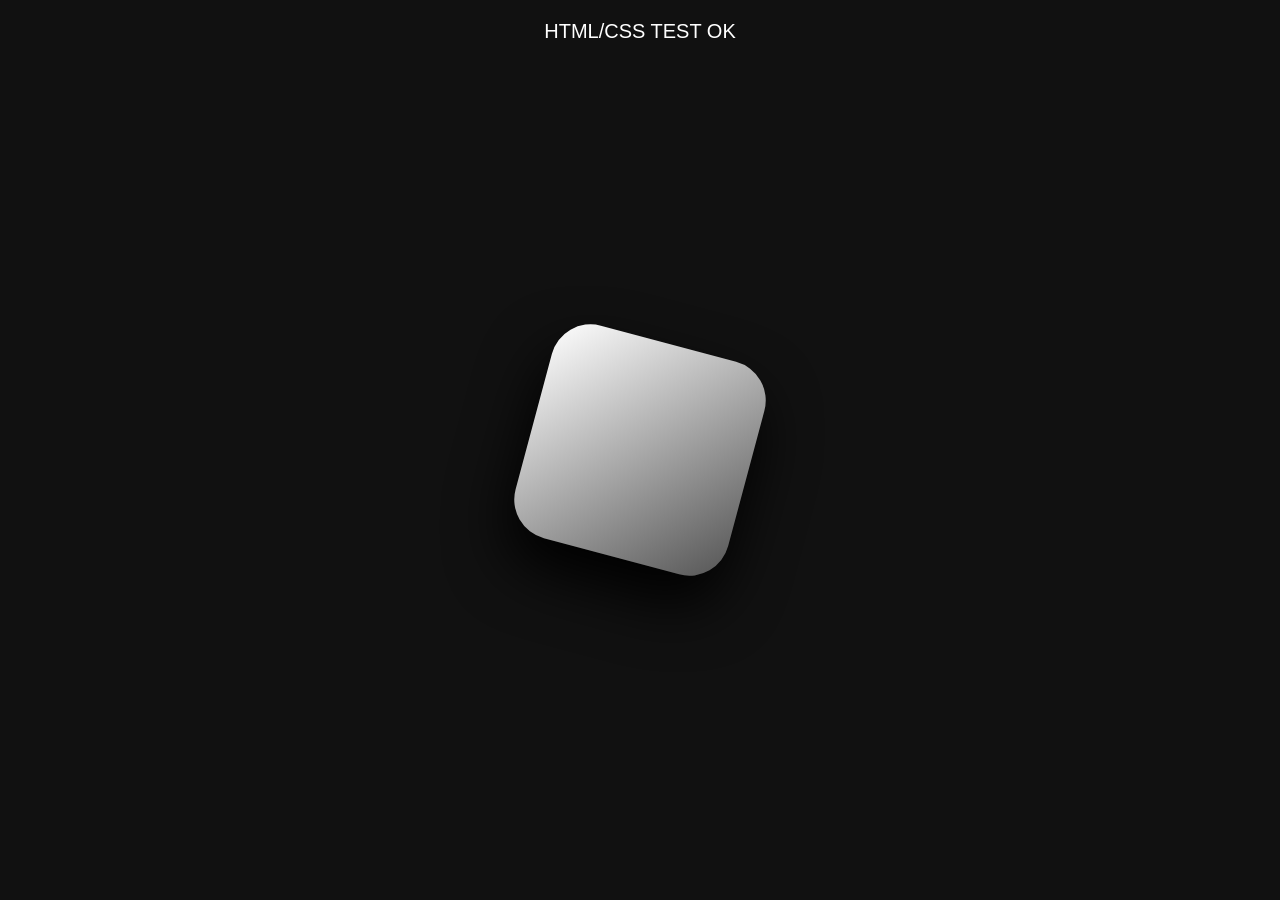
<file: render-test.html>
<!doctype html>
<html>
<head>
<meta charset="UTF-8">
<meta name="viewport" content="width=device-width,initial-scale=1">
<style>
html,body{
  margin:0;
  width:100%;
  height:100%;
  background:#111;
}
.box{
  width:220px;
  height:220px;
  position:absolute;
  left:50%;
  top:50%;
  transform:translate(-50%,-50%) rotate(15deg);
  border-radius:40px;
  background:linear-gradient(135deg,#fff,#555);
  box-shadow:0 30px 60px #000;
}
.text{
  position:absolute;
  top:20px;
  width:100%;
  text-align:center;
  color:white;
  font:20px Arial;
}
</style>
</head>
<body>
<div class="text">HTML/CSS TEST OK</div>
<div class="box"></div>
</body>
</html>
</file>
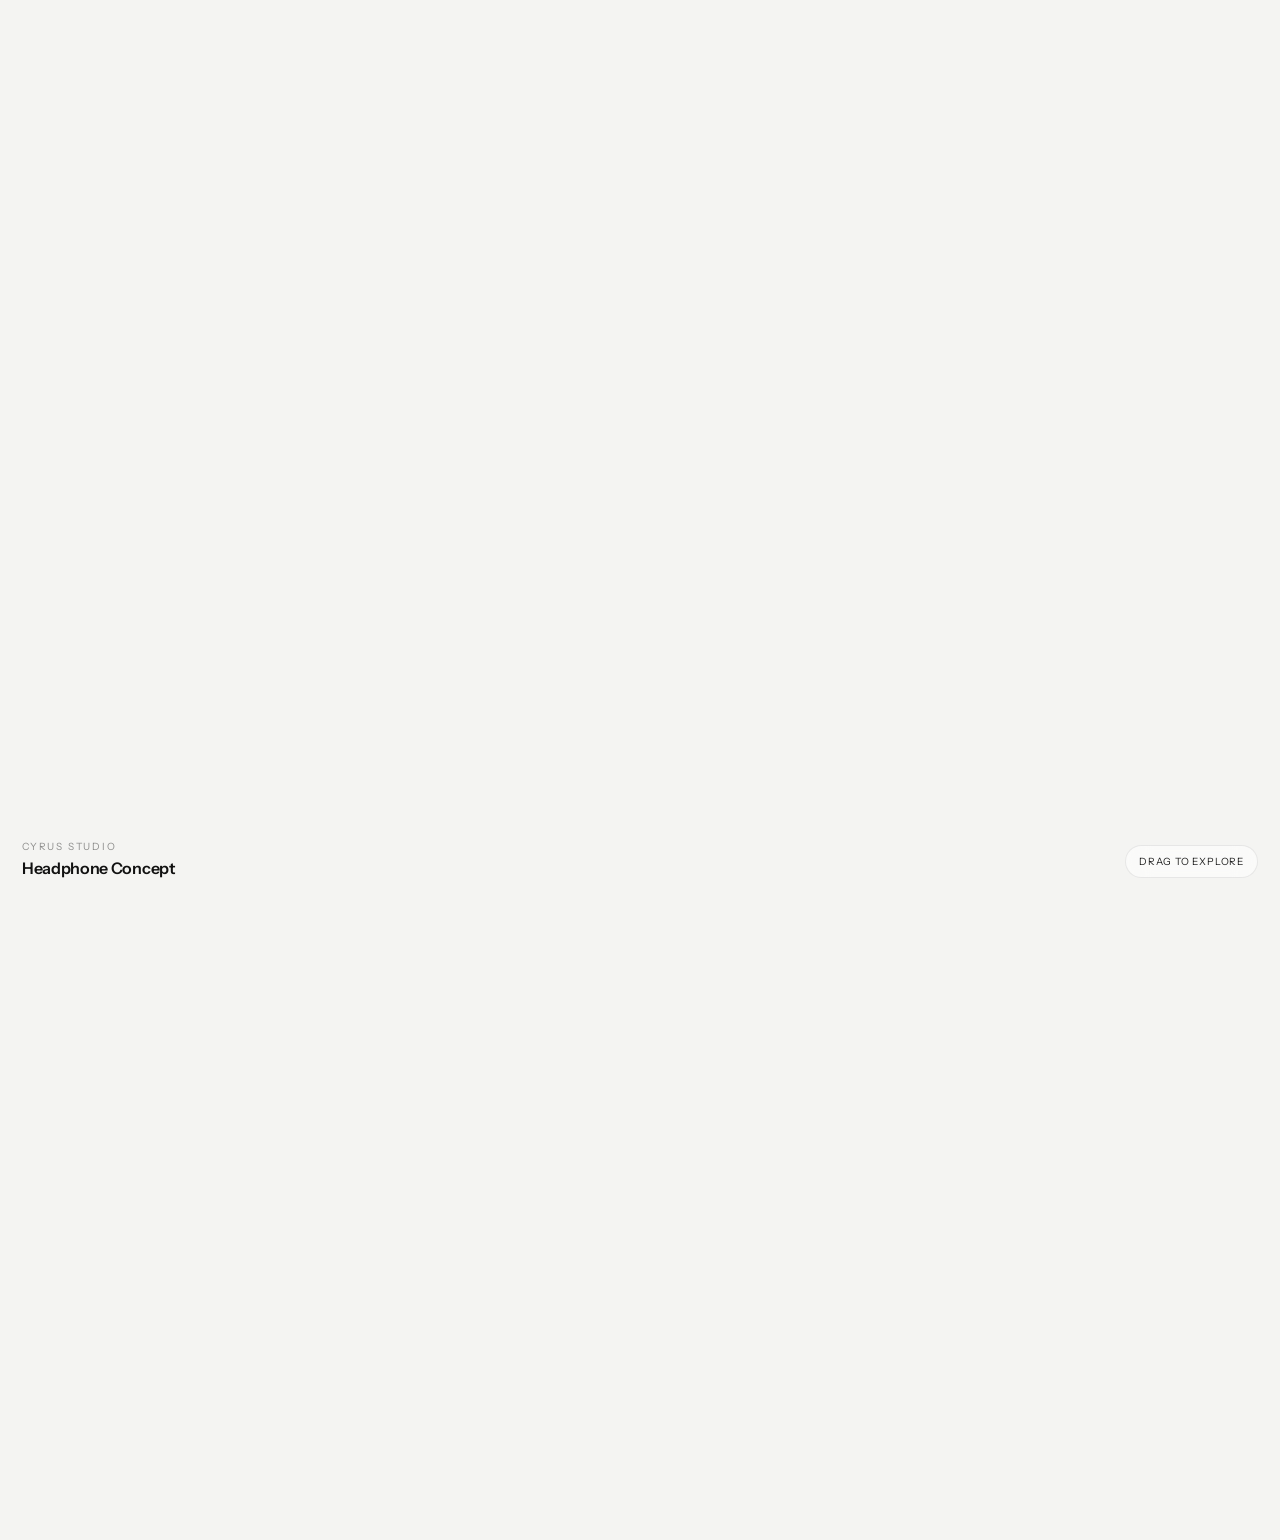
<file: spr-headphone.html>
<!doctype html>
<html lang="id">
<head>
<meta charset="UTF-8">
<meta name="viewport" content="width=device-width,initial-scale=1,user-scalable=no">

<title>CyrusWeb Studio Headphone 3D Viewer</title>
<meta name="robots" content="index, follow, max-image-preview:large">
<meta name="theme-color" content="#ffffff">
<meta property="og:type" content="website">
<meta property="og:locale" content="id_ID">
<meta property="og:site_name" content="CyrusWeb">
<meta property="og:title" content="CyrusWeb Studio Headphone 3D Viewer">
<meta property="og:description" content="Interactive 3D product viewer untuk menampilkan produk secara detail dengan pengalaman visual interaktif berbasis WebGL.">
<meta property="og:url" content="https://noctisatalic.github.io/Cyrus-Web/spr-headphone.html">
<meta name="twitter:card" content="summary_large_image">
<meta name="twitter:title" content="CyrusWeb Studio Headphone 3D Viewer">
<meta name="twitter:description" content="Interactive 3D product viewer untuk menampilkan produk secara detail dengan pengalaman visual interaktif berbasis WebGL.">
<link rel="canonical" href="https://noctisatalic.github.io/Cyrus-Web/spr-headphone.html">
<link rel="preconnect" href="https://fonts.googleapis.com">
<link rel="preconnect" href="https://fonts.gstatic.com" crossorigin>
<link href="https://fonts.googleapis.com/css2?family=Instrument+Sans:wdth,wght@75..100,400..700&display=swap" rel="stylesheet">
<meta name="description" content="Interactive 3D product viewer untuk menampilkan produk secara detail dengan pengalaman visual interaktif berbasis WebGL.">

<style>
*{
  box-sizing:border-box;
  margin:0;
  padding:0;
}

html,
body{
  width:100%;
  height:100%;
  overflow:hidden;
  background:#f4f4f2;
}

body{
  font-family:'Instrument Sans',sans-serif;
}

#viewer{
  position:relative;
  width:100%;
  height:100%;
  touch-action:none;
}

canvas{
  display:block;
  width:100%;
  height:100%;
}

.ui{
  position:absolute;
  left:22px;
  right:22px;
  bottom:22px;
  display:flex;
  justify-content:space-between;
  align-items:end;
  pointer-events:none;
}

.label{
  color:#111;
}

.label small{
  display:block;
  margin-bottom:5px;
  font-size:10px;
  letter-spacing:.18em;
  text-transform:uppercase;
  opacity:.45;
}

.label strong{
  font-size:16px;
  font-weight:600;
  letter-spacing:-.02em;
}

.hint{
  padding:9px 13px;
  border:1px solid rgba(0,0,0,.08);
  border-radius:999px;
  background:rgba(255,255,255,.55);
  backdrop-filter:blur(12px);
  color:#222;
  font-size:10px;
  letter-spacing:.08em;
  text-transform:uppercase;
}
</style>

<style id="cyrus-global-footer">
.cyrus-footer{
  margin-top:80px;
  padding:72px 0 24px;
  border-top:1px solid var(--border);
  background:var(--surface);
}

.cyrus-footer .container{
  position:relative;
}

.footer-main{
  display:grid;
  grid-template-columns:minmax(260px,1.7fr) repeat(3,minmax(130px,1fr));
  gap:48px;
  padding-bottom:58px;
}

.footer-brand{
  max-width:380px;
}

.footer-logo{
  display:inline-flex;
  align-items:baseline;
  gap:3px;
  color:var(--primary);
  text-decoration:none;
  font-family:var(--font-display);
  font-size:25px;
  font-weight:700;
  letter-spacing:-.06em;
}

.footer-logo span{
  font-weight:400;
}

.footer-brand p{
  margin:18px 0 24px;
  max-width:340px;
  color:var(--muted);
  font-size:14px;
  line-height:1.7;
}

.footer-cta{
  display:inline-flex;
  align-items:center;
  gap:12px;
  padding:12px 16px;
  border:1px solid var(--border);
  border-radius:999px;
  color:var(--primary);
  text-decoration:none;
  font-size:13px;
  transition:.25s ease;
}

.footer-cta:hover{
  transform:translateY(-2px);
  border-color:var(--primary);
}

.footer-column{
  display:flex;
  flex-direction:column;
  align-items:flex-start;
  gap:10px;
}

.footer-column h3{
  margin:0 0 8px;
  color:var(--primary);
  font-family:var(--font-display);
  font-size:11px;
  font-weight:600;
  letter-spacing:.12em;
  text-transform:uppercase;
}

.footer-column a{
  color:var(--muted);
  text-decoration:none;
  font-size:13px;
  line-height:1.5;
  transition:color .2s ease,transform .2s ease;
}

.footer-column a:hover{
  color:var(--primary);
  transform:translateX(2px);
}

.footer-contact{
  display:grid;
  grid-template-columns:1.5fr 1fr 1fr;
  gap:24px;
  padding:24px 0;
  border-top:1px solid var(--border);
  border-bottom:1px solid var(--border);
}

.footer-contact > div{
  display:flex;
  flex-direction:column;
  gap:7px;
}

.footer-label{
  color:var(--muted);
  font-size:9px;
  font-weight:600;
  letter-spacing:.14em;
  text-transform:uppercase;
}

.footer-contact a,
.footer-contact > div > span:last-child{
  color:var(--primary);
  font-size:13px;
  text-decoration:none;
}

.footer-contact a:hover{
  text-decoration:underline;
  text-underline-offset:4px;
}

.footer-status{
  display:inline-flex;
  align-items:center;
  gap:7px;
}

.footer-status i{
  width:7px;
  height:7px;
  border-radius:50%;
  background:#22c55e;
  box-shadow:0 0 0 4px rgba(34,197,94,.1);
}

.footer-bottom{
  display:flex;
  align-items:center;
  justify-content:space-between;
  gap:24px;
  padding-top:22px;
  color:var(--muted);
  font-size:11px;
}

.footer-legal{
  display:flex;
  align-items:center;
  gap:18px;
}

.footer-legal a{
  color:var(--muted);
  text-decoration:none;
}

.footer-legal a:hover{
  color:var(--primary);
}

@media(max-width:800px){
  .cyrus-footer{
    margin-top:56px;
    padding:54px 0 20px;
  }

  .footer-main{
    grid-template-columns:repeat(2,minmax(0,1fr));
    gap:36px 24px;
    padding-bottom:42px;
  }

  .footer-brand{
    grid-column:1/-1;
    max-width:100%;
  }

  .footer-contact{
    grid-template-columns:1fr;
    gap:18px;
  }

  .footer-bottom{
    align-items:flex-start;
    flex-direction:column;
    gap:14px;
  }

  .footer-legal{
    flex-wrap:wrap;
    gap:10px 16px;
  }
}

@media(max-width:480px){
  .footer-main{
    grid-template-columns:1fr 1fr;
    gap:30px 16px;
  }

  .footer-brand{
    grid-column:1/-1;
  }

  .footer-column a{
    font-size:12px;
  }

  .footer-contact{
    padding:20px 0;
  }
}
</style>


<script type="application/ld+json">
{
  "@context": "https://schema.org",
  "@graph": [
    {
      "@type": "WebPage",
      "@id": "https://noctisatalic.github.io/Cyrus-Web/spr-headphone.html#webpage",
      "url": "https://noctisatalic.github.io/Cyrus-Web/spr-headphone.html",
      "name": "CyrusWeb Studio Headphone 3D Viewer",
      "description": "Interactive 3D product viewer berbasis WebGL.",
      "isPartOf": {
        "@id": "https://noctisatalic.github.io/Cyrus-Web/#website"
      },
      "about": {
        "@id": "https://noctisatalic.github.io/Cyrus-Web/#organization"
      }
    },
    {
      "@type": "BreadcrumbList",
      "@id": "https://noctisatalic.github.io/Cyrus-Web/spr-headphone.html#breadcrumb",
      "itemListElement": [
        {
          "@type": "ListItem",
          "position": 1,
          "name": "Beranda",
          "item": "https://noctisatalic.github.io/Cyrus-Web/"
        },
        {
          "@type": "ListItem",
          "position": 2,
          "name": "CyrusWeb Studio Headphone 3D Viewer",
          "item": "https://noctisatalic.github.io/Cyrus-Web/spr-headphone.html"
        }
      ]
    }
  ]
}
</script>
</head>

<body>

<div id="viewer"></div>

<div class="ui">
  <div class="label">
    <small>Cyrus Studio</small>
    <strong>Headphone Concept</strong>
  </div>

  <div class="hint">
    Drag to explore
  </div>
</div>

<script type="module">

import * as THREE from
"https://cdn.jsdelivr.net/npm/three@0.160.0/build/three.module.js";

/* =========================================================
   SCENE
========================================================= */

const viewer =
  document.getElementById("viewer");

const scene =
  new THREE.Scene();

scene.background =
  new THREE.Color(0xf2f2ef);


/* =========================================================
   CYRUS STUDIO ENVIRONMENT
   Minimal white product photography background
========================================================= */

const studioGroup =
  new THREE.Group();

studioGroup.name =
  "CyrusStudioEnvironment";

scene.add(studioGroup);


/* =========================================================
   SOFT STUDIO FLOOR
========================================================= */

const floor =
  new THREE.Mesh(
    new THREE.PlaneGeometry(12, 8),
    new THREE.MeshStandardMaterial({
      color:0xe9e9e6,
      roughness:.88,
      metalness:0
    })
  );

floor.rotation.x =
  -Math.PI / 2;

floor.position.y =
  -1.05;

floor.position.z =
  0;

studioGroup.add(floor);


/* =========================================================
   SOFT FLOOR SHADOW
========================================================= */

const shadowCanvas =
  document.createElement("canvas");

shadowCanvas.width =
  512;

shadowCanvas.height =
  512;

const shadowCtx =
  shadowCanvas.getContext("2d");

const shadowGradient =
  shadowCtx.createRadialGradient(
    256,
    256,
    25,
    256,
    256,
    230
  );

shadowGradient.addColorStop(
  0,
  "rgba(0,0,0,.22)"
);

shadowGradient.addColorStop(
  .45,
  "rgba(0,0,0,.10)"
);

shadowGradient.addColorStop(
  1,
  "rgba(0,0,0,0)"
);

shadowCtx.fillStyle =
  shadowGradient;

shadowCtx.fillRect(
  0,
  0,
  512,
  512
);

const shadowTexture =
  new THREE.CanvasTexture(
    shadowCanvas
  );

const shadow =
  new THREE.Mesh(
    new THREE.PlaneGeometry(
      3.8,
      1.55
    ),
    new THREE.MeshBasicMaterial({
      map:shadowTexture,
      transparent:true,
      depthWrite:false,
      opacity:.75
    })
  );

shadow.rotation.x =
  -Math.PI / 2;

shadow.position.set(
  0,
  -1.035,
  .05
);

studioGroup.add(shadow);


/* =========================================================
   ARCHITECTURAL LIGHT RING
========================================================= */

const studioRing =
  new THREE.Mesh(
    new THREE.TorusGeometry(
      2.45,
      .012,
      12,
      128
    ),
    new THREE.MeshBasicMaterial({
      color:0xffffff,
      transparent:true,
      opacity:.20
    })
  );

studioRing.rotation.x =
  Math.PI / 2;

studioRing.position.set(
  0,
  .15,
  -1.15
);

studioRing.scale.set(
  1.35,
  .72,
  1
);

studioGroup.add(studioRing);


/* =========================================================
   SECONDARY SOFT RING
========================================================= */

const studioRing2 =
  new THREE.Mesh(
    new THREE.TorusGeometry(
      3.05,
      .008,
      10,
      128
    ),
    new THREE.MeshBasicMaterial({
      color:0xffffff,
      transparent:true,
      opacity:.11
    })
  );

studioRing2.rotation.x =
  Math.PI / 2;

studioRing2.position.set(
  0,
  .18,
  -1.25
);

studioRing2.scale.set(
  1.25,
  .68,
  1
);

studioGroup.add(studioRing2);


/* =========================================================
   STUDIO BACK LIGHT
========================================================= */

const studioBackLight =
  new THREE.PointLight(
    0xffffff,
    2.2,
    8
  );

studioBackLight.position.set(
  0,
  2.4,
  -2.5
);

studioGroup.add(
  studioBackLight
);


/* =========================================================
   LARGE SOFT KEY LIGHT
========================================================= */

const studioKeyLight =
  new THREE.DirectionalLight(
    0xffffff,
    1.35
  );

studioKeyLight.position.set(
  -3,
  4,
  4
);

studioGroup.add(
  studioKeyLight
);


/* =========================================================
   VERY SUBTLE AMBIENT MOTION
========================================================= */

let studioTime = 0;



/* =========================================================
   CAMERA
========================================================= */

const camera =
  new THREE.PerspectiveCamera(
    35,
    innerWidth / innerHeight,
    .1,
    100
  );

function updateCameraFraming(){

  const aspect =
    innerWidth / innerHeight;

  let distance;

  if(aspect < .65){

    // Mobile portrait — centered and slightly smaller
    distance = 7.75;

  }else if(aspect < .9){

    // Tablet / narrow screen
    distance = 6.85;

  }else if(aspect < 1.4){

    // Normal desktop
    distance = 6.55;

  }else{

    // Wide desktop
    distance = 6.30;

  }

  camera.position.set(
    0,
    .12,
    distance
  );

  camera.aspect =
    aspect;

  camera.updateProjectionMatrix();
}

updateCameraFraming();


/* =========================================================
   RENDERER
========================================================= */

const renderer =
  new THREE.WebGLRenderer({
    antialias:true,
    alpha:false
  });

/* =========================================================
   CYRUS MOBILE WEBGL PERFORMANCE
========================================================= */

const isMobileDevice =
  window.matchMedia("(max-width: 768px)").matches;

renderer.setPixelRatio(
  isMobileDevice
    ? Math.min(window.devicePixelRatio, 1.35)
    : Math.min(window.devicePixelRatio, 2)
);

renderer.setSize(
  innerWidth,
  innerHeight
);

renderer.outputColorSpace =
  THREE.SRGBColorSpace;

renderer.toneMapping =
  THREE.ACESFilmicToneMapping;

renderer.toneMappingExposure =
  1.15;

viewer.appendChild(
  renderer.domElement
);


/* =========================================================
   PRODUCT
========================================================= */

const product =
  new THREE.Group();

scene.add(product);


/* =========================================================
   MATERIALS
========================================================= */

const black =
  new THREE.MeshPhysicalMaterial({
    color:0x101214,
    roughness:.25,
    metalness:.38,
    clearcoat:1,
    clearcoatRoughness:.12
  });

const softBlack =
  new THREE.MeshPhysicalMaterial({
    color:0x090a0b,
    roughness:.72,
    metalness:.02
  });

const metal =
  new THREE.MeshPhysicalMaterial({
    color:0x8b8f94,
    roughness:.18,
    metalness:1,
    clearcoat:.5
  });

const inner =
  new THREE.MeshPhysicalMaterial({
    color:0x020202,
    roughness:.95,
    metalness:0
  });


/* =========================================================
   HEADBAND
========================================================= */

const bandCurve =
  new THREE.CatmullRomCurve3([

    new THREE.Vector3(-1.18, 0.00, 0),
    new THREE.Vector3(-1.19, 0.30, 0),
    new THREE.Vector3(-1.16, 0.60, 0),
    new THREE.Vector3(-1.08, 0.88, 0),
    new THREE.Vector3(-.95, 1.12, 0),
    new THREE.Vector3(-.78, 1.32, 0),
    new THREE.Vector3(-.58, 1.46, 0),
    new THREE.Vector3(-.35, 1.54, 0),
    new THREE.Vector3(-.12, 1.58, 0),
    new THREE.Vector3(0, 1.59, 0),
    new THREE.Vector3(.12, 1.58, 0),
    new THREE.Vector3(.35, 1.54, 0),
    new THREE.Vector3(.58, 1.46, 0),
    new THREE.Vector3(.78, 1.32, 0),
    new THREE.Vector3(.95, 1.12, 0),
    new THREE.Vector3(1.08, 0.88, 0),
    new THREE.Vector3(1.16, 0.60, 0),
    new THREE.Vector3(1.19, 0.30, 0),
    new THREE.Vector3(1.18, 0.00, 0)

  ]);

const band =
  new THREE.Mesh(
    new THREE.TubeGeometry(
      bandCurve,
      120,
      .105,
      24,
      false
    ),
    black
  );

product.add(band);


/* =========================================================
   INNER BAND
========================================================= */

const innerBandCurve =
  new THREE.CatmullRomCurve3([

    new THREE.Vector3(-1.05, 0.05, 0.015),
    new THREE.Vector3(-1.06, 0.32, 0.015),
    new THREE.Vector3(-1.03, 0.58, 0.015),
    new THREE.Vector3(-.96, 0.82, 0.015),
    new THREE.Vector3(-.84, 1.04, 0.015),
    new THREE.Vector3(-.68, 1.21, 0.015),
    new THREE.Vector3(-.49, 1.34, 0.015),
    new THREE.Vector3(-.28, 1.41, 0.015),
    new THREE.Vector3(0, 1.44, 0.015),
    new THREE.Vector3(.28, 1.41, 0.015),
    new THREE.Vector3(.49, 1.34, 0.015),
    new THREE.Vector3(.68, 1.21, 0.015),
    new THREE.Vector3(.84, 1.04, 0.015),
    new THREE.Vector3(.96, 0.82, 0.015),
    new THREE.Vector3(1.03, 0.58, 0.015),
    new THREE.Vector3(1.06, 0.32, 0.015),
    new THREE.Vector3(1.05, 0.05, 0.015)

  ]);

const innerBand =
  new THREE.Mesh(
    new THREE.TubeGeometry(
      innerBandCurve,
      80,
      .055,
      16,
      false
    ),
    softBlack
  );

product.add(innerBand);


/* =========================================================
   EAR CUPS
========================================================= */

function createCup(side){

  const cup =
    new THREE.Group();

  /*
   * TRUE MIRRORED EAR CUP
   * Semua komponen menggunakan local front direction.
   * Tidak ada transform manual yang berbeda antara kiri/kanan.
   */

  const front =
    -side;

  cup.position.set(
    side * 1.18,
    0,
    0
  );

  cup.rotation.set(
    0,
    0,
    0
  );


  /* =====================================================
     BODY
  ===================================================== */

  const body =
    new THREE.Mesh(
      new THREE.CylinderGeometry(
        .48,
        .52,
        .34,
        64
      ),
      black
    );

  body.rotation.z =
    Math.PI / 2;

  cup.add(body);


  /* =====================================================
     FRONT PLATE
  ===================================================== */

  const plate =
    new THREE.Mesh(
      new THREE.CylinderGeometry(
        .43,
        .43,
        .045,
        64
      ),
      black
    );

  plate.rotation.z =
    Math.PI / 2;

  plate.position.x =
    front * .19;

  cup.add(plate);


  /* =====================================================
     OUTER RING
  ===================================================== */

  const ring =
    new THREE.Mesh(
      new THREE.TorusGeometry(
        .43,
        .035,
        20,
        64
      ),
      metal
    );

  ring.rotation.y =
    Math.PI / 2;

  ring.position.x =
    front * .22;

  cup.add(ring);


  /* =====================================================
     EAR CUSHION
  ===================================================== */

  const cushion =
    new THREE.Mesh(
      new THREE.TorusGeometry(
        .35,
        .105,
        24,
        64
      ),
      softBlack
    );

  cushion.rotation.y =
    Math.PI / 2;

  cushion.position.x =
    front * .245;

  cushion.scale.set(
    1,
    1.05,
    1.08
  );

  cup.add(cushion);


  /* =====================================================
     INNER CAVITY
  ===================================================== */

  const cavity =
    new THREE.Mesh(
      new THREE.CylinderGeometry(
        .245,
        .245,
        .025,
        64
      ),
      inner
    );

  cavity.rotation.z =
    Math.PI / 2;

  cavity.position.x =
    front * .255;

  cup.add(cavity);


  /* =====================================================
     DRIVER
  ===================================================== */

  const driver =
    new THREE.Mesh(
      new THREE.CylinderGeometry(
        .105,
        .105,
        .018,
        48
      ),
      metal
    );

  driver.rotation.z =
    Math.PI / 2;

  driver.position.x =
    front * .27;

  cup.add(driver);


  /* =====================================================
     SMALL CENTER
  ===================================================== */

  const center =
    new THREE.Mesh(
      new THREE.CylinderGeometry(
        .045,
        .045,
        .02,
        32
      ),
      black
    );

  center.rotation.z =
    Math.PI / 2;

  center.position.x =
    front * .285;

  cup.add(center);


  product.add(cup);
}
createCup(-1);
createCup(1);


/* =========================================================
   LIGHTING
========================================================= */

scene.add(
  new THREE.HemisphereLight(
    0xffffff,
    0xb9b9b9,
    2.1
  )
);

const key =
  new THREE.DirectionalLight(
    0xffffff,
    3.2
  );

key.position.set(
  -3,
  4,
  5
);

scene.add(key);

const rim =
  new THREE.DirectionalLight(
    0xffffff,
    2
  );

rim.position.set(
  4,
  2,
  -4
);

scene.add(rim);


/* =========================================================
   FLOOR / SHADOW
========================================================= */

const floor =
  new THREE.Mesh(
    new THREE.CircleGeometry(
      2.4,
      64
    ),
    new THREE.ShadowMaterial({
      opacity:.12
    })
  );

floor.rotation.x =
  -Math.PI / 2;

floor.position.y =
  -1.02;

scene.add(floor);


/* =========================================================
   PRODUCT POSITION
========================================================= */

product.scale.set(
  .92,
  .92,
  .92
);

product.position.y =
  -.42;

product.rotation.y =
  -.28;


/* =========================================================
   INTERACTION
========================================================= */

let dragging =
  false;

let lastX =
  0;

let lastY =
  0;

let velocity =
  0;

renderer.domElement.addEventListener(
  "pointerdown",
  e => {

    dragging = true;

    lastX = e.clientX;
    lastY = e.clientY;

    renderer.domElement.setPointerCapture(
      e.pointerId
    );

  }
);

renderer.domElement.addEventListener(
  "pointermove",
  e => {

    if(!dragging)
      return;

    const dx =
      e.clientX - lastX;

    const dy =
      e.clientY - lastY;

    lastX =
      e.clientX;

    lastY =
      e.clientY;

    product.rotation.y +=
      dx * .008;

    product.rotation.x +=
      dy * .003;

    product.rotation.x =
      THREE.MathUtils.clamp(
        product.rotation.x,
        -.35,
        .35
      );

    velocity =
      dx * .0005;

  }
);

renderer.domElement.addEventListener(
  "pointerup",
  e => {

    dragging = false;

    renderer.domElement.releasePointerCapture(
      e.pointerId
    );

  }
);


/* =========================================================
   ANIMATION
========================================================= */

const clock =
  new THREE.Clock();

let lastRender = 0;

function animate(now = performance.now()){

  requestAnimationFrame(animate);

  const mobile =
    window.matchMedia("(max-width: 768px)").matches;

  // Desktop tetap full smooth.
  // Mobile dibatasi sekitar 45fps agar tidak membebani
  // main thread saat halaman sedang scroll.
  const frameInterval =
    mobile && !dragging ? 1000 / 45 : 0;

  if(frameInterval && now - lastRender < frameInterval){
    return;
  }

  lastRender = now;

  const t =
    clock.getElapsedTime();

  studioTime = t;

  if(studioGroup){

    studioRing.rotation.z =
      Math.sin(t * .12) * .035;

    studioRing2.rotation.z =
      Math.cos(t * .09) * .025;

    studioBackLight.position.x =
      Math.sin(t * .18) * .65;

    studioBackLight.position.y =
      2.4 +
      Math.sin(t * .13) * .18;

  }

  if(!dragging){

    product.rotation.y +=
      (mobile ? .00065 : .0012) + velocity;

    velocity *= .94;

  }

  product.position.y =
    -.42 +
    Math.sin(t * .8) * (mobile ? .010 : .018);

  renderer.render(
    scene,
    camera
  );
}

animate();


/* =========================================================
   RESIZE
========================================================= */

addEventListener(
  "resize",
  () => {

    updateCameraFraming();

    renderer.setSize(
      innerWidth,
      innerHeight
    );

  }
);

</script>


<footer class="cyrus-footer">
  <div class="container">

    <div class="footer-main">

      <div class="footer-brand">
        <a href="index.html" class="footer-logo">CYRUS<span>WEB</span></a>
        <p>
          Membangun website yang membuat bisnis lebih kuat,
          jelas, dan meyakinkan secara digital.
        </p>

        <a
          href="https://wa.me/6281318048885?text=Halo%20CyrusWeb,%20saya%20ingin%20konsultasi%20pembuatan%20website"
          target="_blank"
          rel="noopener noreferrer"
          class="footer-cta"
        >
          Mulai Project <span>→</span>
        </a>
      </div>

      <div class="footer-column">
        <h3>Navigasi</h3>
        <a href="index.html">Beranda</a>
        <a href="layanan.html">Layanan</a>
        <a href="index.html#home">Home</a>
        <a href="pricing.html">Paket</a>
        <a href="portfolio.html">Portfolio</a>
        <a href="tentang.html">Tentang Kami</a>
        <a href="testimonials.html">Testimoni</a>
        <a href="faq.html">FAQ</a>
        <a href="contact.html">Kontak</a>
      </div>

      <div class="footer-column">
        <h3>Layanan</h3>
        <a href="layanan.html">Website Profesional</a>
        <a href="layanan.html">Landing Page</a>
        <a href="layanan.html">Company Profile</a>
        <a href="layanan.html">Custom Web Development</a>
        <a href="layanan.html">UI/UX Design</a>
        <a href="contact.html">Maintenance</a>
      </div>

      <div class="footer-column">
        <h3>Informasi</h3>
        <a href="tentang.html">Tentang CyrusWeb</a>
        <a href="ketentuan.html">Ketentuan Project</a>
        <a href="privacy.html">Privacy Policy</a>
        <a href="faq.html">Pertanyaan Umum</a>
        <a href="contact.html">Konsultasi</a>
      </div>

    </div>

    <div class="footer-contact">
      <div>
        <span class="footer-label">HUBUNGI CYRUSWEB</span>
        <a
          href="https://wa.me/6281318048885?text=Halo%20CyrusWeb,%20saya%20ingin%20konsultasi%20pembuatan%20website"
          target="_blank"
          rel="noopener noreferrer"
        >
          WhatsApp Customer Service ↗
        </a>
      </div>

      <div>
        <span class="footer-label">AREA LAYANAN</span>
        <span>Indonesia · Remote</span>
      </div>

      <div>
        <span class="footer-label">STATUS</span>
        <span class="footer-status">
          <i></i> Siap menerima project
        </span>
      </div>
    </div>

    <div class="footer-bottom">
      <span>&copy; 2026 CyrusWeb. Hak cipta dilindungi.</span>

      <div class="footer-legal">
        <a href="ketentuan.html">Ketentuan</a>
        <a href="privacy.html">Privacy</a>
        <a href="index.html">Kembali ke Beranda ↑</a>
      </div>
    </div>

  </div>
</footer>

</body>
</html>
</file>
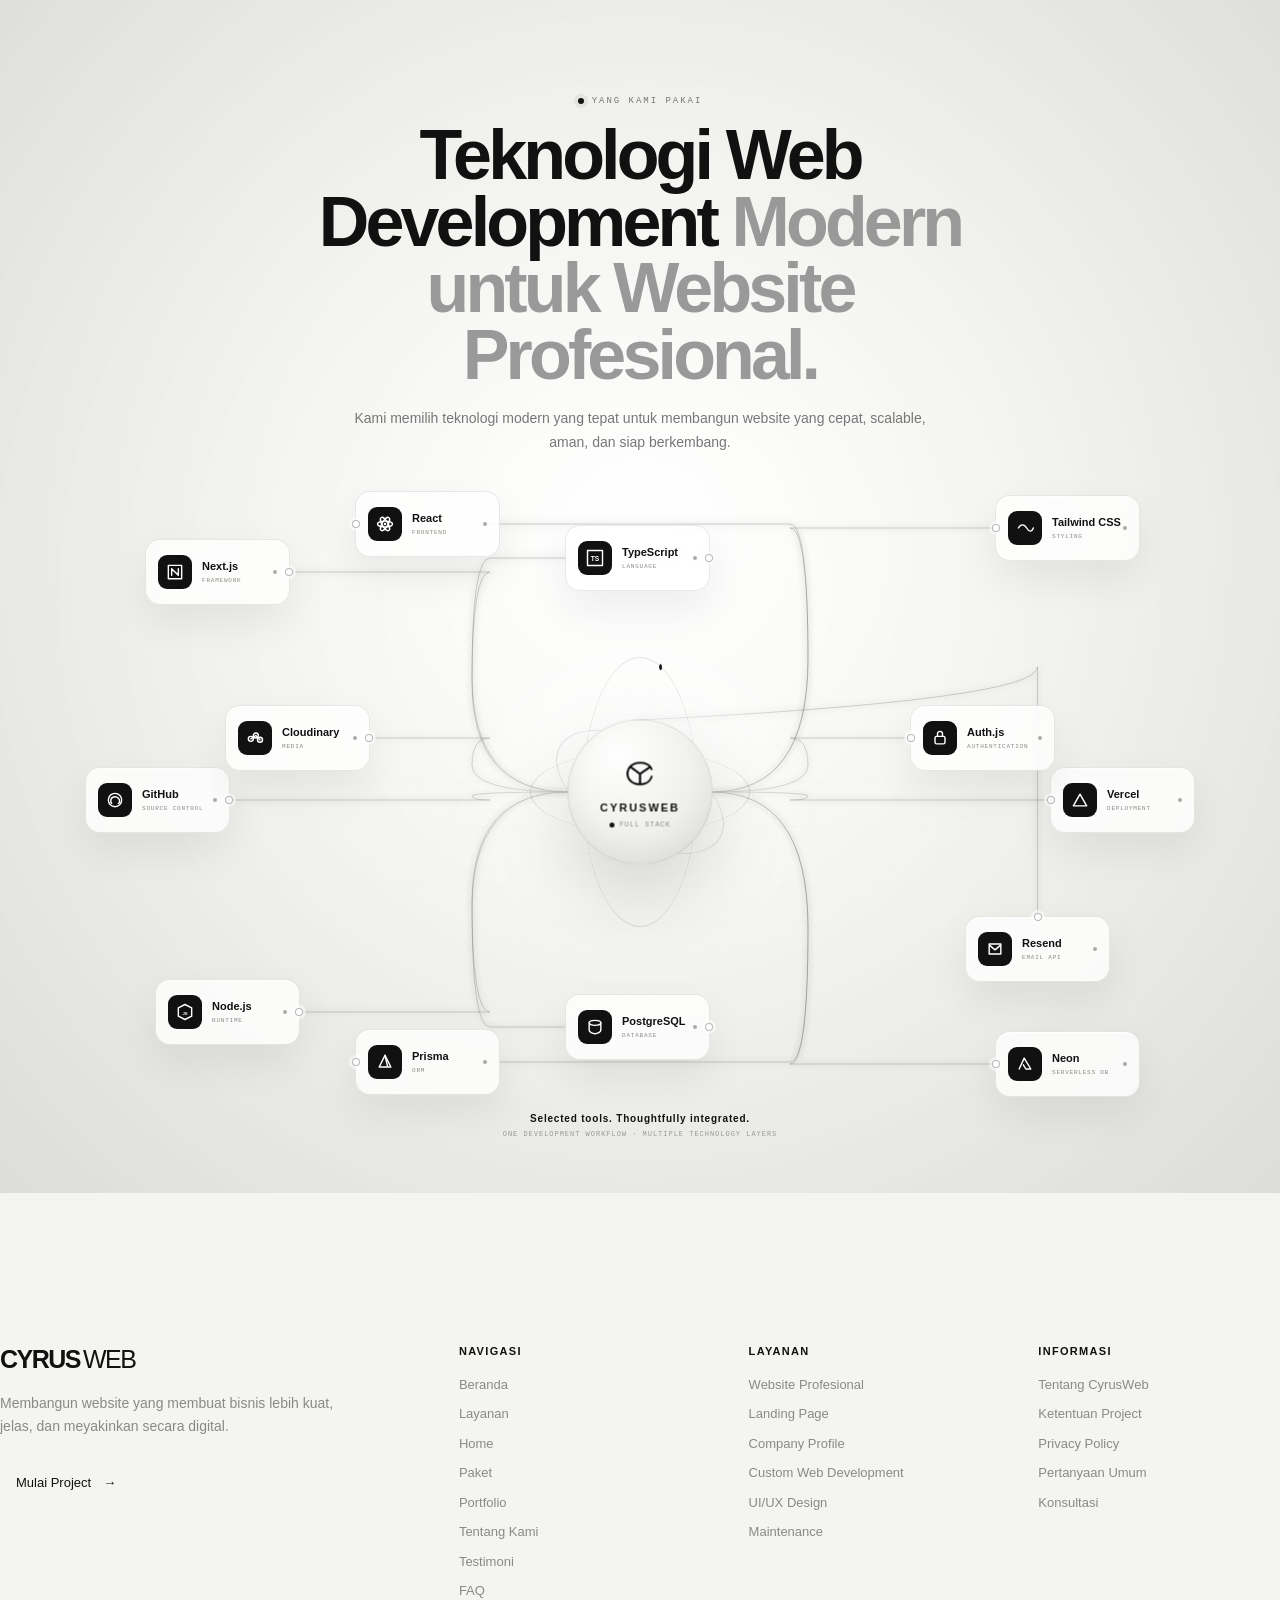
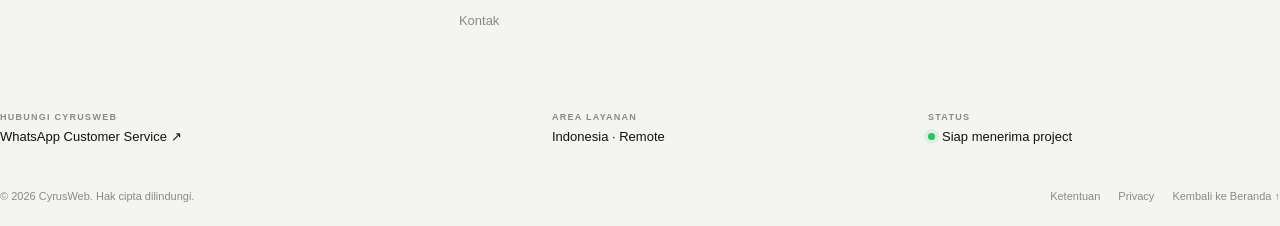
<file: technology-architecture.html>
<!DOCTYPE html>
<html lang="id">
<head>
<meta charset="UTF-8">
<meta name="viewport" content="width=device-width,initial-scale=1,viewport-fit=cover">
<title>Teknologi Web Development Modern | CyrusWeb</title>
<meta name="robots" content="index, follow, max-image-preview:large">
<meta name="theme-color" content="#ffffff">
<meta property="og:type" content="website">
<meta property="og:locale" content="id_ID">
<meta property="og:site_name" content="CyrusWeb">
<meta property="og:title" content="Teknologi Web Development Modern | CyrusWeb">
<meta property="og:description" content="Kenali teknologi yang digunakan CyrusWeb untuk membangun website profesional dan aplikasi web modern, mulai dari Next.js, React, TypeScript, PostgreSQL, Prisma, Vercel, hingga teknologi pendukung lainnya.">
<meta property="og:url" content="https://noctisatalic.github.io/Cyrus-Web/technology-architecture.html">
<meta name="twitter:card" content="summary_large_image">
<meta name="twitter:title" content="Teknologi Web Development Modern | CyrusWeb">
<meta name="twitter:description" content="Kenali teknologi yang digunakan CyrusWeb untuk membangun website profesional dan aplikasi web modern, mulai dari Next.js, React, TypeScript, PostgreSQL, Prisma, Vercel, hingga teknologi pendukung lainnya.">
<link rel="canonical" href="https://noctisatalic.github.io/Cyrus-Web/technology-architecture.html">
<meta name="description" content="Kenali teknologi yang digunakan CyrusWeb untuk membangun website profesional dan aplikasi web modern, mulai dari Next.js, React, TypeScript, PostgreSQL, Prisma, Vercel, hingga teknologi pendukung lainnya.">

<style>
*{
  box-sizing:border-box;
  margin:0;
  padding:0;
}

:root{
  --bg:#f4f4f1;
  --ink:#111;
  --muted:#8a8a85;
}

html,body{
  width:100%;
  min-height:100%;
}

body{
  overflow-x:hidden;
  background:var(--bg);
  color:var(--ink);
  font-family:'Instrument Sans',sans-serif;
}

.tech-section{
  position:relative;
  min-height:100svh;
  padding:90px 18px 55px;
  overflow:hidden;

  background:
    radial-gradient(
      circle at 50% 45%,
      #fff 0%,
      #f7f7f4 42%,
      #e7e7e3 100%
    );
}

.tech-section::after{
  content:"";
  position:absolute;
  inset:0;
  pointer-events:none;

  background:
    radial-gradient(
      circle at 50% 50%,
      transparent 18%,
      rgba(0,0,0,.045) 100%
    );
}

/* ================= HEADER ================= */

.header{
  position:relative;
  z-index:100;

  width:min(720px,100%);
  margin:auto;
  text-align:center;

  opacity:0;
  transform:translateY(25px);

  transition:
    opacity 1s cubic-bezier(.16,1,.3,1),
    transform 1s cubic-bezier(.16,1,.3,1);
}

.tech-section.active .header{
  opacity:1;
  transform:none;
}

.eyebrow{
  display:inline-flex;
  align-items:center;
  gap:8px;

  margin-bottom:16px;

  color:#777;

  font:9px monospace;
  letter-spacing:.22em;
}

.eyebrow::before{
  content:"";
  width:6px;
  height:6px;
  border-radius:50%;
  background:#111;
  box-shadow:0 0 0 4px rgba(0,0,0,.05);
}

.header h1{
  font-size:clamp(40px,6vw,70px);
  line-height:.95;
  letter-spacing:-.055em;
  font-weight:800;
}

.header h1 span{
  color:#999;
}

.header p{
  max-width:590px;
  margin:19px auto 0;

  color:#777;
  font-size:14px;
  line-height:1.7;
}

/* ================= ARCH ================= */

.arch{
  position:relative;

  width:min(1120px,100%);
  height:650px;

  margin:12px auto 0;
}

.grid{
  position:absolute;
  z-index:0;

  left:50%;
  top:50%;

  width:930px;
  height:530px;

  transform:
    translate(-50%,-50%)
    perspective(700px)
    rotateX(64deg);

  background-image:
    linear-gradient(
      rgba(0,0,0,.025) 1px,
      transparent 1px
    ),
    linear-gradient(
      90deg,
      rgba(0,0,0,.025) 1px,
      transparent 1px
    );

  background-size:48px 48px;

  mask-image:
    radial-gradient(
      ellipse,
      black,
      transparent 72%
    );
}

/* ================= ROUTING ================= */

.routing{
  position:absolute;
  inset:0;

  width:100%;
  height:100%;

  z-index:10;

  overflow:visible;

  pointer-events:none;
}

.route{
  fill:none;

  stroke:rgba(0,0,0,.17);
  stroke-width:1;

  stroke-linecap:round;
  stroke-linejoin:round;

  vector-effect:non-scaling-stroke;

  transition:
    stroke .25s ease,
    stroke-width .25s ease;
}

.route-glow{
  fill:none;

  stroke:rgba(0,0,0,.035);
  stroke-width:7;

  stroke-linecap:round;

  filter:blur(3px);
}

.route.active{
  stroke:rgba(0,0,0,.55);
  stroke-width:1.8;
}

.data-dot{
  fill:#111;
}

/* ================= CARDS ================= */

.node{
  position:absolute;
  z-index:30;

  width:145px;
  height:66px;

  display:flex;
  align-items:center;

  padding:0 12px;

  border-radius:15px;

  color:#111;
  text-decoration:none;

  background:rgba(255,255,255,.78);

  border:1px solid rgba(0,0,0,.09);

  box-shadow:
    0 18px 42px rgba(0,0,0,.065),
    inset 0 1px rgba(255,255,255,.95);

  backdrop-filter:blur(17px);
  -webkit-backdrop-filter:blur(17px);

  opacity:0;
  transform:scale(.8);

  transition:
    opacity .7s ease,
    transform .45s cubic-bezier(.16,1,.3,1),
    background .3s ease,
    box-shadow .3s ease;
}

.tech-section.active .node{
  opacity:1;
  transform:scale(1);
}

.node:hover{
  transform:
    scale(1.05)
    translateY(-3px);

  background:rgba(255,255,255,.98);

  box-shadow:
    0 25px 55px rgba(0,0,0,.13),
    inset 0 1px white;
}

/* ================= PORTS ================= */

.port{
  position:absolute;

  width:8px;
  height:8px;

  border-radius:50%;

  background:#fff;

  border:1px solid rgba(0,0,0,.28);

  box-shadow:
    0 0 0 3px rgba(255,255,255,.55);

  z-index:50;

  transition:
    transform .25s ease,
    background .25s ease,
    box-shadow .25s ease;
}

.port.right{
  right:-4px;
  top:50%;
  transform:translateY(-50%);
}

.port.left{
  left:-4px;
  top:50%;
  transform:translateY(-50%);
}

.port.top{
  top:-4px;
  left:50%;
  transform:translateX(-50%);
}

.node:hover .port{
  background:#111;
}

/* ================= CARD CONTENT ================= */

.node-logo{
  width:34px;
  height:34px;

  flex:none;

  display:grid;
  place-items:center;

  border-radius:9px;

  background:#111;
  color:#fff;
}

.node-logo svg{
  width:20px;
  height:20px;

  fill:none;
  stroke:currentColor;

  stroke-width:1.7;
  stroke-linecap:round;
  stroke-linejoin:round;
}

.node-logo text{
  fill:#fff;
  stroke:none;

  font-family:'Instrument Sans',sans-serif;
  font-weight:800;
}

.node-info{
  margin-left:10px;
  min-width:0;
}

.node-name{
  font-size:11px;
  font-weight:750;
  line-height:1.1;
  white-space:nowrap;
}

.node-type{
  margin-top:5px;

  color:#898985;

  font:6px monospace;
  letter-spacing:.13em;

  white-space:nowrap;
}

.node-status{
  width:4px;
  height:4px;

  margin-left:auto;

  flex:none;

  border-radius:50%;

  background:#111;
  opacity:.35;
}

/* ================= POSITIONS ================= */

.n-next{
  left:65px;
  top:72px;
}

.n-react{
  left:275px;
  top:24px;
}

.n-ts{
  left:485px;
  top:58px;
}

.n-tailwind{
  right:60px;
  top:28px;
}

.n-github{
  left:5px;
  top:300px;
}

.n-vercel{
  right:5px;
  top:300px;
}

.n-node{
  left:75px;
  bottom:72px;
}

.n-prisma{
  left:275px;
  bottom:22px;
}

.n-postgres{
  left:485px;
  bottom:57px;
}

.n-neon{
  right:60px;
  bottom:20px;
}

.n-cloudinary{
  left:145px;
  top:238px;
}

.n-auth{
  right:145px;
  top:238px;
}

.n-resend{
  right:90px;
  bottom:135px;
}

/* ================= CORE ================= */

.core{
  position:absolute;

  z-index:20;

  left:50%;
  top:50%;

  width:270px;
  height:270px;

  transform:
    translate(-50%,-50%);

  pointer-events:none;
}

.aura{
  position:absolute;
  inset:-55px;

  border-radius:50%;

  background:
    radial-gradient(
      circle,
      rgba(255,255,255,.95),
      transparent 68%
    );

  filter:blur(22px);

  animation:aura 4s ease-in-out infinite;
}

@keyframes aura{
  50%{
    opacity:.8;
    transform:scale(1.05);
  }
}

/* ================= ORBITS ================= */

.orbit{
  position:absolute;

  left:50%;
  top:50%;

  width:220px;
  height:220px;

  border:1px solid rgba(0,0,0,.12);

  border-radius:50%;

  transform:
    translate(-50%,-50%)
    rotateX(68deg);

  animation:
    spin 13s linear infinite;
}

.orbit.two{
  width:270px;
  height:270px;

  transform:
    translate(-50%,-50%)
    rotateY(65deg)
    rotateZ(20deg);

  animation:
    spin2 17s linear infinite;
}

.orbit.three{
  width:185px;
  height:185px;

  transform:
    translate(-50%,-50%)
    rotateX(55deg)
    rotateY(25deg);

  animation:
    spin 10s linear infinite;
}

.orbit::after{
  content:"";

  position:absolute;

  left:50%;
  top:-3px;

  width:6px;
  height:6px;

  border-radius:50%;

  background:#111;
}

@keyframes spin{
  to{
    transform:
      translate(-50%,-50%)
      rotateX(68deg)
      rotateZ(360deg);
  }
}

@keyframes spin2{
  to{
    transform:
      translate(-50%,-50%)
      rotateY(65deg)
      rotateZ(-360deg);
  }
}

/* ================= CORE GLASS ================= */

.core-glass{
  position:absolute;

  left:50%;
  top:50%;

  width:145px;
  height:145px;

  transform:
    translate(-50%,-50%);

  display:flex;
  flex-direction:column;

  align-items:center;
  justify-content:center;

  border-radius:50%;

  background:
    radial-gradient(
      circle at 35% 25%,
      #fff,
      rgba(238,238,234,.94) 58%,
      rgba(205,205,201,.58)
    );

  border:1px solid rgba(0,0,0,.13);

  box-shadow:
    0 35px 80px rgba(0,0,0,.16),
    inset 0 1px #fff,
    inset 0 -12px 25px rgba(0,0,0,.045);

  backdrop-filter:blur(16px);
  -webkit-backdrop-filter:blur(16px);

  animation:float 5s ease-in-out infinite;
}

@keyframes float{
  50%{
    transform:
      translate(-50%,-53%);
  }
}

/* ================= LOGO FROM GITHUB ================= */

.logo{
  width:48px;
  height:38px;

  margin-bottom:9px;

  display:flex;
  align-items:center;
  justify-content:center;

  flex-shrink:0;
}

.logo img{
  display:block;

  width:100%;
  height:100%;

  object-fit:contain;

  pointer-events:none;
  user-select:none;

  -webkit-user-drag:none;

  image-rendering:auto;
}

/* ================= CORE TEXT ================= */

.core-name{
  font-size:11px;
  font-weight:800;

  letter-spacing:.18em;
}

.core-meta{
  display:flex;
  align-items:center;
  gap:5px;

  margin-top:7px;

  color:#888;

  font:7px monospace;
  letter-spacing:.13em;
}

.core-meta i{
  width:5px;
  height:5px;

  border-radius:50%;

  background:#111;

  animation:pulse 1.7s infinite;
}

@keyframes pulse{
  50%{
    opacity:.25;
  }
}

/* ================= FOOT ================= */

.foot{
  position:relative;
  z-index:40;

  margin-top:-4px;

  text-align:center;

  opacity:0;
  transform:translateY(15px);

  transition:
    opacity .8s 1.3s,
    transform .8s 1.3s;
}

.tech-section.active .foot{
  opacity:1;
  transform:none;
}

.foot strong{
  display:block;

  font-size:10px;
  letter-spacing:.08em;
}

.foot span{
  display:block;

  margin-top:6px;

  color:#999;

  font:7px monospace;
  letter-spacing:.14em;
}

/* ================= MOBILE ================= */

@media(max-width:600px){

  .tech-section{
    min-height:100svh;
    padding:68px 8px 50px;
  }

  .header{
    max-width:350px;
  }

  .header h1{
    font-size:38px;
  }

  .header p{
    margin-top:15px;
    font-size:12px;
  }

  .arch{
    height:600px;
    margin-top:3px;
  }

  .grid{
    width:520px;
    height:520px;

    background-size:36px 36px;
    opacity:.45;
  }

  .node{
    width:112px;
    height:51px;

    padding:0 8px;

    border-radius:12px;

    backdrop-filter:none;
    -webkit-backdrop-filter:none;

    background:rgba(255,255,255,.91);
  }

  .node-logo{
    width:27px;
    height:27px;

    border-radius:7px;
  }

  .node-logo svg{
    width:16px;
    height:16px;
  }

  .node-info{
    margin-left:7px;
  }

  .node-name{
    font-size:8.5px;
  }

  .node-type{
    font-size:4.7px;
    margin-top:3px;
  }

  .node-status{
    width:3px;
    height:3px;
  }

  /* MOBILE POSITIONS */

  .n-next{
    left:4px;
    top:12px;
  }

  .n-react{
    right:4px;
    top:12px;
    left:auto;
  }

  .n-ts{
    left:4px;
    top:84px;
  }

  .n-tailwind{
    right:4px;
    top:84px;
  }

  .n-github{
    left:4px;
    top:218px;
  }

  .n-vercel{
    right:4px;
    top:218px;
  }

  .n-cloudinary{
    left:4px;
    top:285px;
  }

  .n-auth{
    right:4px;
    top:285px;
  }

  .n-node{
    left:4px;
    bottom:103px;
  }

  .n-prisma{
    right:4px;
    left:auto;
    bottom:103px;
  }

  .n-postgres{
    left:4px;
    bottom:36px;
  }

  .n-neon{
    right:4px;
    bottom:36px;
  }

  .n-resend{
    left:50%;
    right:auto;
    bottom:-28px;

    transform:
      translateX(-50%)
      scale(.8);
  }

  .tech-section.active .n-resend{
    transform:
      translateX(-50%)
      scale(1);
  }

  /* MOBILE CORE */

  .core{
    width:190px;
    height:190px;

    transform:
      translate3d(-50%,-50%,0);
  }

  .aura{
    inset:-35px;
    filter:blur(14px);
  }

  .orbit{
    width:165px;
    height:165px;
  }

  .orbit.two{
    width:205px;
    height:205px;
  }

  .orbit.three{
    width:138px;
    height:138px;
  }

  .core-glass{
    width:108px;
    height:108px;

    backdrop-filter:none;
    -webkit-backdrop-filter:none;

    background:
      radial-gradient(
        circle at 35% 25%,
        #fff,
        #efefeb 62%,
        #dcdcd7
      );

    box-shadow:
      0 25px 55px rgba(0,0,0,.13),
      inset 0 1px #fff,
      inset 0 -8px 18px rgba(0,0,0,.045);

    transform:
      translate3d(-50%,-50%,0);
  }

  /* MOBILE LOGO */

  .logo{
    width:36px;
    height:29px;

    margin-bottom:7px;
  }

  .logo img{
    width:100%;
    height:100%;

    object-fit:contain;

    display:block;

    pointer-events:none;
    user-select:none;

    -webkit-user-drag:none;

    image-rendering:auto;
  }

  .core-name{
    font-size:9px;
  }

  .core-meta{
    font-size:6px;
    margin-top:5px;
  }

  .foot{
    margin-top:20px;
  }

  .node:hover{
    transform:scale(1.02);
  }
}

/* ================= SMALL PHONE ================= */

@media(max-width:370px){

  .tech-section{
    padding-top:58px;
  }

  .header h1{
    font-size:34px;
  }

  .arch{
    height:575px;
  }

  .node{
    width:105px;
    height:48px;
  }

  .node-name{
    font-size:8px;
  }

  .node-type{
    font-size:4.3px;
  }
}
</style>

<style id="cyrus-global-footer">
.cyrus-footer{
  margin-top:80px;
  padding:72px 0 24px;
  border-top:1px solid var(--border);
  background:var(--surface);
}

.cyrus-footer .container{
  position:relative;
}

.footer-main{
  display:grid;
  grid-template-columns:minmax(260px,1.7fr) repeat(3,minmax(130px,1fr));
  gap:48px;
  padding-bottom:58px;
}

.footer-brand{
  max-width:380px;
}

.footer-logo{
  display:inline-flex;
  align-items:baseline;
  gap:3px;
  color:var(--primary);
  text-decoration:none;
  font-family:var(--font-display);
  font-size:25px;
  font-weight:700;
  letter-spacing:-.06em;
}

.footer-logo span{
  font-weight:400;
}

.footer-brand p{
  margin:18px 0 24px;
  max-width:340px;
  color:var(--muted);
  font-size:14px;
  line-height:1.7;
}

.footer-cta{
  display:inline-flex;
  align-items:center;
  gap:12px;
  padding:12px 16px;
  border:1px solid var(--border);
  border-radius:999px;
  color:var(--primary);
  text-decoration:none;
  font-size:13px;
  transition:.25s ease;
}

.footer-cta:hover{
  transform:translateY(-2px);
  border-color:var(--primary);
}

.footer-column{
  display:flex;
  flex-direction:column;
  align-items:flex-start;
  gap:10px;
}

.footer-column h3{
  margin:0 0 8px;
  color:var(--primary);
  font-family:var(--font-display);
  font-size:11px;
  font-weight:600;
  letter-spacing:.12em;
  text-transform:uppercase;
}

.footer-column a{
  color:var(--muted);
  text-decoration:none;
  font-size:13px;
  line-height:1.5;
  transition:color .2s ease,transform .2s ease;
}

.footer-column a:hover{
  color:var(--primary);
  transform:translateX(2px);
}

.footer-contact{
  display:grid;
  grid-template-columns:1.5fr 1fr 1fr;
  gap:24px;
  padding:24px 0;
  border-top:1px solid var(--border);
  border-bottom:1px solid var(--border);
}

.footer-contact > div{
  display:flex;
  flex-direction:column;
  gap:7px;
}

.footer-label{
  color:var(--muted);
  font-size:9px;
  font-weight:600;
  letter-spacing:.14em;
  text-transform:uppercase;
}

.footer-contact a,
.footer-contact > div > span:last-child{
  color:var(--primary);
  font-size:13px;
  text-decoration:none;
}

.footer-contact a:hover{
  text-decoration:underline;
  text-underline-offset:4px;
}

.footer-status{
  display:inline-flex;
  align-items:center;
  gap:7px;
}

.footer-status i{
  width:7px;
  height:7px;
  border-radius:50%;
  background:#22c55e;
  box-shadow:0 0 0 4px rgba(34,197,94,.1);
}

.footer-bottom{
  display:flex;
  align-items:center;
  justify-content:space-between;
  gap:24px;
  padding-top:22px;
  color:var(--muted);
  font-size:11px;
}

.footer-legal{
  display:flex;
  align-items:center;
  gap:18px;
}

.footer-legal a{
  color:var(--muted);
  text-decoration:none;
}

.footer-legal a:hover{
  color:var(--primary);
}

@media(max-width:800px){
  .cyrus-footer{
    margin-top:56px;
    padding:54px 0 20px;
  }

  .footer-main{
    grid-template-columns:repeat(2,minmax(0,1fr));
    gap:36px 24px;
    padding-bottom:42px;
  }

  .footer-brand{
    grid-column:1/-1;
    max-width:100%;
  }

  .footer-contact{
    grid-template-columns:1fr;
    gap:18px;
  }

  .footer-bottom{
    align-items:flex-start;
    flex-direction:column;
    gap:14px;
  }

  .footer-legal{
    flex-wrap:wrap;
    gap:10px 16px;
  }
}

@media(max-width:480px){
  .footer-main{
    grid-template-columns:1fr 1fr;
    gap:30px 16px;
  }

  .footer-brand{
    grid-column:1/-1;
  }

  .footer-column a{
    font-size:12px;
  }

  .footer-contact{
    padding:20px 0;
  }
}
</style>


<script type="application/ld+json">
{
  "@context": "https://schema.org",
  "@graph": [
    {
      "@type": "WebPage",
      "@id": "https://noctisatalic.github.io/Cyrus-Web/technology-architecture.html#webpage",
      "url": "https://noctisatalic.github.io/Cyrus-Web/technology-architecture.html",
      "name": "Teknologi Web Development Modern | CyrusWeb",
      "description": "Teknologi yang digunakan CyrusWeb untuk membangun website dan aplikasi web modern.",
      "isPartOf": {
        "@id": "https://noctisatalic.github.io/Cyrus-Web/#website"
      },
      "about": {
        "@id": "https://noctisatalic.github.io/Cyrus-Web/#organization"
      }
    },
    {
      "@type": "BreadcrumbList",
      "@id": "https://noctisatalic.github.io/Cyrus-Web/technology-architecture.html#breadcrumb",
      "itemListElement": [
        {
          "@type": "ListItem",
          "position": 1,
          "name": "Beranda",
          "item": "https://noctisatalic.github.io/Cyrus-Web/"
        },
        {
          "@type": "ListItem",
          "position": 2,
          "name": "Teknologi Web Development Modern | CyrusWeb",
          "item": "https://noctisatalic.github.io/Cyrus-Web/technology-architecture.html"
        }
      ]
    }
  ]
}
</script>
</head>

<body>

<section class="tech-section" id="tech">

<header class="header">

  <div class="eyebrow">
    YANG KAMI PAKAI
  </div>

  <h1>
    Teknologi Web Development
    <span>Modern untuk Website Profesional.</span>
  </h1>

  <p>
    Kami memilih teknologi modern yang tepat untuk
    membangun website yang cepat, scalable, aman,
    dan siap berkembang.
  </p>

</header>


<div class="arch" id="arch">

  <div class="grid"></div>

  <svg
    class="routing"
    id="routing"
    aria-hidden="true"
    preserveAspectRatio="none"
  >
    <g id="routes"></g>
  </svg>


  <!-- CYRUS CORE -->

  <div class="core" id="core">

    <div class="aura"></div>

    <div class="orbit"></div>
    <div class="orbit two"></div>
    <div class="orbit three"></div>

    <div class="core-glass">

      <!--
        LOGO DIBACA DARI GITHUB

        File:
        assets/cyrus-logo.png

        Jadi lo cukup mengganti file PNG
        tersebut tanpa menyentuh HTML.
      -->

      <div class="logo">

        <img
          src="cyrus-logo.png"
          alt="CyrusWeb"
          draggable="false"
        >

      </div>

      <div class="core-name">
        CYRUSWEB
      </div>

      <div class="core-meta">
        <i></i>
        FULL STACK
      </div>

    </div>

  </div>


  <!-- NEXT -->

  <a
    class="node n-next"
    data-tech="next"
    data-side="right"
    href="https://nextjs.org/"
    target="_blank"
    rel="noopener"
  >

    <span class="port right"></span>

    <div class="node-logo">
      <svg viewBox="0 0 24 24">
        <path d="M4 4h16v16H4z"/>
        <path d="M8 16V8l8 8V8"/>
      </svg>
    </div>

    <div class="node-info">
      <div class="node-name">Next.js</div>
      <div class="node-type">FRAMEWORK</div>
    </div>

    <span class="node-status"></span>

  </a>


  <!-- REACT -->

  <a
    class="node n-react"
    data-tech="react"
    data-side="left"
    href="https://react.dev/"
    target="_blank"
    rel="noopener"
  >

    <span class="port left"></span>

    <div class="node-logo">

      <svg viewBox="0 0 24 24">

        <ellipse cx="12" cy="12" rx="9" ry="3.5"/>

        <ellipse
          cx="12"
          cy="12"
          rx="9"
          ry="3.5"
          transform="rotate(60 12 12)"
        />

        <ellipse
          cx="12"
          cy="12"
          rx="9"
          ry="3.5"
          transform="rotate(120 12 12)"
        />

        <circle
          cx="12"
          cy="12"
          r="1.5"
          fill="currentColor"
          stroke="none"
        />

      </svg>

    </div>

    <div class="node-info">
      <div class="node-name">React</div>
      <div class="node-type">FRONTEND</div>
    </div>

    <span class="node-status"></span>

  </a>


  <!-- TYPESCRIPT -->

  <a
    class="node n-ts"
    data-tech="typescript"
    data-side="right"
    href="https://www.typescriptlang.org/"
    target="_blank"
    rel="noopener"
  >

    <span class="port right"></span>

    <div class="node-logo">

      <svg viewBox="0 0 24 24">

        <rect x="3" y="3" width="18" height="18"/>

        <text
          x="12"
          y="16"
          text-anchor="middle"
          font-size="8"
        >
          TS
        </text>

      </svg>

    </div>

    <div class="node-info">
      <div class="node-name">TypeScript</div>
      <div class="node-type">LANGUAGE</div>
    </div>

    <span class="node-status"></span>

  </a>


  <!-- TAILWIND -->

  <a
    class="node n-tailwind"
    data-tech="tailwind"
    data-side="left"
    href="https://tailwindcss.com/"
    target="_blank"
    rel="noopener"
  >

    <span class="port left"></span>

    <div class="node-logo">

      <svg viewBox="0 0 24 24">
        <path d="M4 12c3-5 7-5 10 0s6 5 8 0"/>
      </svg>

    </div>

    <div class="node-info">
      <div class="node-name">Tailwind CSS</div>
      <div class="node-type">STYLING</div>
    </div>

    <span class="node-status"></span>

  </a>


  <!-- GITHUB -->

  <a
    class="node n-github"
    data-tech="github"
    data-side="right"
    href="https://github.com/"
    target="_blank"
    rel="noopener"
  >

    <span class="port right"></span>

    <div class="node-logo">

      <svg viewBox="0 0 24 24">

        <circle cx="12" cy="12" r="8"/>

        <path d="M8 16c-2-3-1-6 1-7 2-1 5-1 7 1 2 2 2 5 0 6"/>

      </svg>

    </div>

    <div class="node-info">
      <div class="node-name">GitHub</div>
      <div class="node-type">SOURCE CONTROL</div>
    </div>

    <span class="node-status"></span>

  </a>


  <!-- VERCEL -->

  <a
    class="node n-vercel"
    data-tech="vercel"
    data-side="left"
    href="https://vercel.com/"
    target="_blank"
    rel="noopener"
  >

    <span class="port left"></span>

    <div class="node-logo">

      <svg viewBox="0 0 24 24">
        <path d="M4 19 12 5l8 14Z"/>
      </svg>

    </div>

    <div class="node-info">
      <div class="node-name">Vercel</div>
      <div class="node-type">DEPLOYMENT</div>
    </div>

    <span class="node-status"></span>

  </a>


  <!-- NODE -->

  <a
    class="node n-node"
    data-tech="nodejs"
    data-side="right"
    href="https://nodejs.org/"
    target="_blank"
    rel="noopener"
  >

    <span class="port right"></span>

    <div class="node-logo">

      <svg viewBox="0 0 24 24">

        <path d="M12 3 20 7v10l-8 4-8-4V7Z"/>

        <text
          x="12"
          y="15"
          text-anchor="middle"
          font-size="5"
        >
          JS
        </text>

      </svg>

    </div>

    <div class="node-info">
      <div class="node-name">Node.js</div>
      <div class="node-type">RUNTIME</div>
    </div>

    <span class="node-status"></span>

  </a>


  <!-- PRISMA -->

  <a
    class="node n-prisma"
    data-tech="prisma"
    data-side="left"
    href="https://www.prisma.io/"
    target="_blank"
    rel="noopener"
  >

    <span class="port left"></span>

    <div class="node-logo">

      <svg viewBox="0 0 24 24">

        <path d="M5 18 12 4l7 14Z"/>
        <path d="M12 4l3 13"/>

      </svg>

    </div>

    <div class="node-info">
      <div class="node-name">Prisma</div>
      <div class="node-type">ORM</div>
    </div>

    <span class="node-status"></span>

  </a>


  <!-- POSTGRES -->

  <a
    class="node n-postgres"
    data-tech="postgres"
    data-side="right"
    href="https://www.postgresql.org/"
    target="_blank"
    rel="noopener"
  >

    <span class="port right"></span>

    <div class="node-logo">

      <svg viewBox="0 0 24 24">

        <ellipse cx="12" cy="7" rx="7" ry="3"/>

        <path d="M5 7v9c0 2 4 4 7 4s7-2 7-4V7"/>

      </svg>

    </div>

    <div class="node-info">
      <div class="node-name">PostgreSQL</div>
      <div class="node-type">DATABASE</div>
    </div>

    <span class="node-status"></span>

  </a>


  <!-- NEON -->

  <a
    class="node n-neon"
    data-tech="neon"
    data-side="left"
    href="https://neon.tech/"
    target="_blank"
    rel="noopener"
  >

    <span class="port left"></span>

    <div class="node-logo">

      <svg viewBox="0 0 24 24">
        <path d="m5 18 6-13 8 13h-6l-3-5"/>
      </svg>

    </div>

    <div class="node-info">
      <div class="node-name">Neon</div>
      <div class="node-type">SERVERLESS DB</div>
    </div>

    <span class="node-status"></span>

  </a>


  <!-- CLOUDINARY -->

  <a
    class="node n-cloudinary"
    data-tech="cloudinary"
    data-side="right"
    href="https://cloudinary.com/"
    target="_blank"
    rel="noopener"
  >

    <span class="port right"></span>

    <div class="node-logo">

      <svg viewBox="0 0 24 24">

        <circle cx="7" cy="13" r="3"/>
        <circle cx="13" cy="9" r="3"/>
        <circle cx="18" cy="14" r="3"/>

        <path d="M7 13 13 9l5 5"/>

      </svg>

    </div>

    <div class="node-info">
      <div class="node-name">Cloudinary</div>
      <div class="node-type">MEDIA</div>
    </div>

    <span class="node-status"></span>

  </a>


  <!-- AUTH -->

  <a
    class="node n-auth"
    data-tech="auth"
    data-side="left"
    href="https://authjs.dev/"
    target="_blank"
    rel="noopener"
  >

    <span class="port left"></span>

    <div class="node-logo">

      <svg viewBox="0 0 24 24">

        <rect
          x="6"
          y="10"
          width="12"
          height="9"
          rx="2"
        />

        <path d="M9 10V7c0-4 6-4 6 0v3"/>

      </svg>

    </div>

    <div class="node-info">
      <div class="node-name">Auth.js</div>
      <div class="node-type">AUTHENTICATION</div>
    </div>

    <span class="node-status"></span>

  </a>


  <!-- RESEND -->

  <a
    class="node n-resend"
    data-tech="resend"
    data-side="top"
    href="https://resend.com/"
    target="_blank"
    rel="noopener"
  >

    <span class="port top"></span>

    <div class="node-logo">

      <svg viewBox="0 0 24 24">

        <path d="M5 6h14v12H5Z"/>
        <path d="m6 8 6 5 6-5"/>

      </svg>

    </div>

    <div class="node-info">
      <div class="node-name">Resend</div>
      <div class="node-type">EMAIL API</div>
    </div>

    <span class="node-status"></span>

  </a>

</div>


<div class="foot">

  <strong>
    Selected tools. Thoughtfully integrated.
  </strong>

  <span>
    ONE DEVELOPMENT WORKFLOW · MULTIPLE TECHNOLOGY LAYERS
  </span>

</div>

</section>


<script>

/* =========================================================
   ELEMENTS
========================================================= */

const section =
  document.getElementById("tech");

const arch =
  document.getElementById("arch");

const svg =
  document.getElementById("routing");

const routesLayer =
  document.getElementById("routes");

const core =
  document.getElementById("core");

const nodes =
  [...document.querySelectorAll(".node")];


/* =========================================================
   INTERSECTION
========================================================= */

const io =
  new IntersectionObserver(
    entries => {

      entries.forEach(entry => {

        if(entry.isIntersecting){

          section.classList.add("active");

        }

      });

    },
    {
      threshold:.12
    }
  );

io.observe(section);


/* =========================================================
   SVG
========================================================= */

const SVG_NS =
  "http://www.w3.org/2000/svg";


/* =========================================================
   CREATE ROUTE
========================================================= */

function createRoute(d,tech){

  const glow =
    document.createElementNS(
      SVG_NS,
      "path"
    );

  glow.classList.add("route-glow");
  glow.dataset.tech=tech;
  glow.setAttribute("d",d);

  const path =
    document.createElementNS(
      SVG_NS,
      "path"
    );

  path.classList.add("route");
  path.dataset.tech=tech;
  path.setAttribute("d",d);

  routesLayer.appendChild(glow);
  routesLayer.appendChild(path);
}


/* =========================================================
   CLEAR
========================================================= */

function clearRoutes(){

  while(routesLayer.firstChild){

    routesLayer.removeChild(
      routesLayer.firstChild
    );

  }

}


/* =========================================================
   RECT
========================================================= */

function getArchRect(){

  return arch.getBoundingClientRect();

}


/* =========================================================
   PORT
========================================================= */

function getPortPosition(node){

  const port =
    node.querySelector(".port");

  const pr =
    port.getBoundingClientRect();

  const ar =
    getArchRect();

  return {

    x:
      pr.left -
      ar.left +
      pr.width/2,

    y:
      pr.top -
      ar.top +
      pr.height/2

  };

}


/* =========================================================
   CORE
========================================================= */

function getCoreAnchor(){

  const ar =
    getArchRect();

  const cr =
    core.getBoundingClientRect();

  return {

    x:
      cr.left -
      ar.left +
      cr.width/2,

    y:
      cr.top -
      ar.top +
      cr.height/2

  };

}


/* =========================================================
   ROUTING
========================================================= */

function buildRoutes(){

  clearRoutes();

  const mobile =
    window.innerWidth<=600;

  const c =
    getCoreAnchor();

  nodes.forEach(node=>{

    const port =
      getPortPosition(node);

    const side =
      node.dataset.side;

    let d;

    if(side==="right"){

      const lane =
        mobile
        ? c.x-82
        : c.x-150;

      d=`
        M ${port.x} ${port.y}

        H ${lane}

        Q
          ${lane-18}
          ${port.y}
          ${lane-18}
          ${(port.y+c.y)/2}

        Q
          ${lane-18}
          ${c.y}
          ${c.x-72}
          ${c.y}
      `;

    }else if(side==="left"){

      const lane =
        mobile
        ? c.x+82
        : c.x+150;

      d=`
        M ${port.x} ${port.y}

        H ${lane}

        Q
          ${lane+18}
          ${port.y}
          ${lane+18}
          ${(port.y+c.y)/2}

        Q
          ${lane+18}
          ${c.y}
          ${c.x+72}
          ${c.y}
      `;

    }else{

      d=`
        M ${port.x} ${port.y}

        V ${c.y-125}

        Q
          ${port.x}
          ${c.y-92}
          ${c.x}
          ${c.y-72}
      `;

    }

    createRoute(
      d,
      node.dataset.tech
    );

  });

}


/* =========================================================
   DRAW
========================================================= */

function animateRoutes(){

  document
    .querySelectorAll(".route")
    .forEach((path,index)=>{

      let length;

      try{
        length=
          path.getTotalLength();
      }catch{
        return;
      }

      path.style.strokeDasharray=
        length;

      path.style.strokeDashoffset=
        length;

      path.animate(

        [
          {
            strokeDashoffset:length
          },
          {
            strokeDashoffset:0
          }
        ],

        {
          duration:850,
          delay:300+index*55,
          easing:"cubic-bezier(.16,1,.3,1)",
          fill:"forwards"
        }

      );

    });

}


/* =========================================================
   DATA PACKET
========================================================= */

function sendPacket(route){

  let length;

  try{
    length=
      route.getTotalLength();
  }catch{
    return;
  }

  const dot =
    document.createElementNS(
      SVG_NS,
      "circle"
    );

  dot.classList.add("data-dot");

  dot.setAttribute(
    "r",
    window.innerWidth<=600 ? "1.5" : "2"
  );

  svg.appendChild(dot);

  const start=
    performance.now();

  const duration=1450;

  function animate(time){

    const progress=
      Math.min(
        1,
        (time-start)/duration
      );

    const point=
      route.getPointAtLength(
        progress*length
      );

    dot.setAttribute(
      "cx",
      point.x
    );

    dot.setAttribute(
      "cy",
      point.y
    );

    dot.setAttribute(
      "opacity",
      Math.sin(
        progress*Math.PI
      )*.8
    );

    if(progress<1){

      requestAnimationFrame(
        animate
      );

    }else{

      dot.remove();

    }

  }

  requestAnimationFrame(
    animate
  );

}


/* =========================================================
   PACKETS
========================================================= */

function startPackets(){

  const routes=
    [...document.querySelectorAll(".route")];

  routes.forEach((route,index)=>{

    setTimeout(()=>{

      sendPacket(route);

      setInterval(()=>{

        sendPacket(route);

      },3600+Math.random()*1800);

    },1700+index*140);

  });

}


/* =========================================================
   HOVER
========================================================= */

nodes.forEach(node=>{

  const tech=
    node.dataset.tech;

  function activate(){

    document
      .querySelectorAll(".route")
      .forEach(route=>{

        route.classList.toggle(
          "active",
          route.dataset.tech===tech
        );

      });

  }

  function deactivate(){

    document
      .querySelectorAll(".route")
      .forEach(route=>{

        route.classList.remove(
          "active"
        );

      });

  }

  node.addEventListener(
    "mouseenter",
    activate
  );

  node.addEventListener(
    "mouseleave",
    deactivate
  );

  node.addEventListener(
    "touchstart",
    activate,
    {passive:true}
  );

});


/* =========================================================
   PARALLAX
========================================================= */

let targetX=0;
let targetY=0;

let currentX=0;
let currentY=0;

arch.addEventListener(
  "pointermove",
  event=>{

    if(window.innerWidth<=600){
      return;
    }

    const rect=
      arch.getBoundingClientRect();

    targetX=
      event.clientX/
      rect.width-.5;

    targetY=
      event.clientY/
      rect.height-.5;

  }
);

arch.addEventListener(
  "pointerleave",
  ()=>{

    targetX=0;
    targetY=0;

  }
);


function parallax(){

  currentX+=
    (targetX-currentX)*.045;

  currentY+=
    (targetY-currentY)*.045;

  if(window.innerWidth>600){

    core.style.transform=
      `
      translate3d(-50%,-50%,0)
      rotateX(${currentY*-3}deg)
      rotateY(${currentX*6}deg)
      `;

  }else{

    core.style.transform=
      "translate3d(-50%,-50%,0)";

  }

  requestAnimationFrame(
    parallax
  );

}


/* =========================================================
   RESIZE
========================================================= */

let previousWidth=
  window.innerWidth;

let resizeTimer;


window.addEventListener(
  "resize",
  ()=>{

    clearTimeout(
      resizeTimer
    );

    resizeTimer=
      setTimeout(()=>{

        if(
          Math.abs(
            window.innerWidth-
            previousWidth
          )>2
        ){

          previousWidth=
            window.innerWidth;

          buildRoutes();

          setTimeout(
            animateRoutes,
            50
          );

        }

      },100);

  }
);


/* =========================================================
   INIT
========================================================= */

window.addEventListener(
  "load",
  ()=>{

    requestAnimationFrame(()=>{

      buildRoutes();

      setTimeout(
        animateRoutes,
        200
      );

      startPackets();

      parallax();

    });

  }
);

</script>


<footer class="cyrus-footer">
  <div class="container">

    <div class="footer-main">

      <div class="footer-brand">
        <a href="index.html" class="footer-logo">CYRUS<span>WEB</span></a>
        <p>
          Membangun website yang membuat bisnis lebih kuat,
          jelas, dan meyakinkan secara digital.
        </p>

        <a
          href="https://wa.me/6281318048885?text=Halo%20CyrusWeb,%20saya%20ingin%20konsultasi%20pembuatan%20website"
          target="_blank"
          rel="noopener noreferrer"
          class="footer-cta"
        >
          Mulai Project <span>→</span>
        </a>
      </div>

      <div class="footer-column">
        <h3>Navigasi</h3>
        <a href="index.html">Beranda</a>
        <a href="layanan.html">Layanan</a>
        <a href="index.html#home">Home</a>
        <a href="pricing.html">Paket</a>
        <a href="portfolio.html">Portfolio</a>
        <a href="tentang.html">Tentang Kami</a>
        <a href="testimonials.html">Testimoni</a>
        <a href="faq.html">FAQ</a>
        <a href="contact.html">Kontak</a>
      </div>

      <div class="footer-column">
        <h3>Layanan</h3>
        <a href="layanan.html">Website Profesional</a>
        <a href="layanan.html">Landing Page</a>
        <a href="layanan.html">Company Profile</a>
        <a href="layanan.html">Custom Web Development</a>
        <a href="layanan.html">UI/UX Design</a>
        <a href="contact.html">Maintenance</a>
      </div>

      <div class="footer-column">
        <h3>Informasi</h3>
        <a href="tentang.html">Tentang CyrusWeb</a>
        <a href="ketentuan.html">Ketentuan Project</a>
        <a href="privacy.html">Privacy Policy</a>
        <a href="faq.html">Pertanyaan Umum</a>
        <a href="contact.html">Konsultasi</a>
      </div>

    </div>

    <div class="footer-contact">
      <div>
        <span class="footer-label">HUBUNGI CYRUSWEB</span>
        <a
          href="https://wa.me/6281318048885?text=Halo%20CyrusWeb,%20saya%20ingin%20konsultasi%20pembuatan%20website"
          target="_blank"
          rel="noopener noreferrer"
        >
          WhatsApp Customer Service ↗
        </a>
      </div>

      <div>
        <span class="footer-label">AREA LAYANAN</span>
        <span>Indonesia · Remote</span>
      </div>

      <div>
        <span class="footer-label">STATUS</span>
        <span class="footer-status">
          <i></i> Siap menerima project
        </span>
      </div>
    </div>

    <div class="footer-bottom">
      <span>&copy; 2026 CyrusWeb. Hak cipta dilindungi.</span>

      <div class="footer-legal">
        <a href="ketentuan.html">Ketentuan</a>
        <a href="privacy.html">Privacy</a>
        <a href="index.html">Kembali ke Beranda ↑</a>
      </div>
    </div>

  </div>
</footer>

</body>
  </html>
</file>
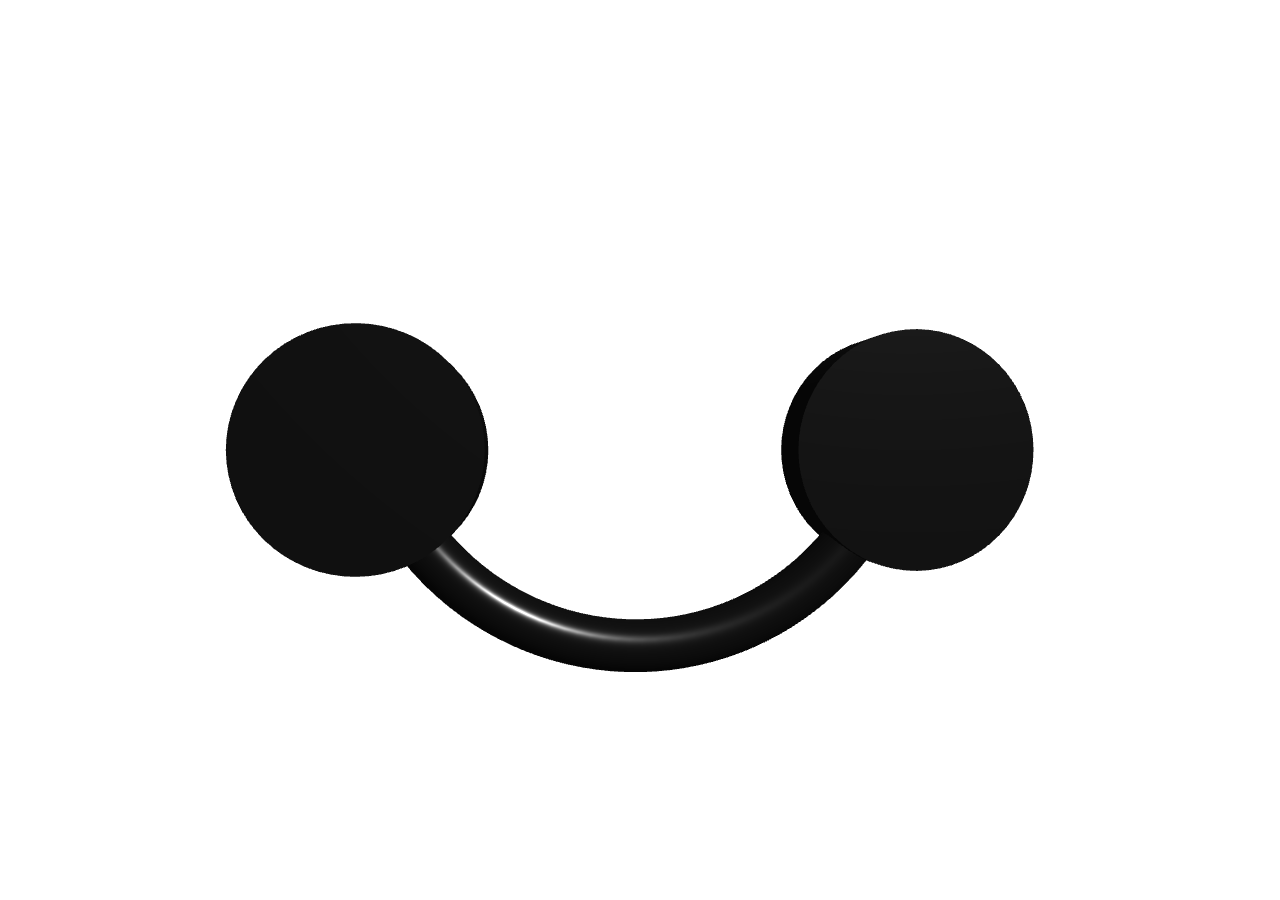
<file: webgl-final-test.html>
<!doctype html>
<html>
<head>
<meta charset="utf-8">
<meta name="viewport" content="width=device-width,initial-scale=1">
<style>
html,body,#v{
  margin:0;
  width:100%;
  height:100%;
  overflow:hidden;
  background:white;
}
#v{touch-action:none}
canvas{display:block}
</style>
</head>
<body>

<div id="v"></div>

<script src="./three.min.js"></script>
<script>
const v=document.getElementById("v");

const scene=new THREE.Scene();
scene.background=new THREE.Color(0xffffff);

const camera=new THREE.PerspectiveCamera(
  45,
  innerWidth/innerHeight,
  .1,
  100
);

camera.position.set(0,0,5);

const renderer=new THREE.WebGLRenderer({
  antialias:true
});

renderer.setPixelRatio(Math.min(devicePixelRatio,2));
renderer.setSize(innerWidth,innerHeight);
v.appendChild(renderer.domElement);

scene.add(
  new THREE.AmbientLight(0xffffff,2)
);

const light=new THREE.DirectionalLight(
  0xffffff,
  4
);

light.position.set(3,4,5);
scene.add(light);

const group=new THREE.Group();
scene.add(group);

const material=new THREE.MeshStandardMaterial({
  color:0x111111,
  roughness:.25,
  metalness:.5
});

const band=new THREE.Mesh(
  new THREE.TorusGeometry(1.25,.12,24,64,Math.PI),
  material
);

band.rotation.z=Math.PI;
band.position.y=.35;
group.add(band);

const left=new THREE.Mesh(
  new THREE.CylinderGeometry(.55,.55,.35,64),
  material
);

left.rotation.x=Math.PI/2;
left.position.x=-1.25;
group.add(left);

const right=left.clone();
right.position.x=1.25;
group.add(right);

let down=false;
let last=0;

renderer.domElement.addEventListener(
  "pointerdown",
  e=>{
    down=true;
    last=e.clientX;
    renderer.domElement.setPointerCapture(e.pointerId);
  }
);

renderer.domElement.addEventListener(
  "pointermove",
  e=>{
    if(!down)return;
    group.rotation.y+=(e.clientX-last)*.01;
    last=e.clientX;
  }
);

renderer.domElement.addEventListener(
  "pointerup",
  ()=>{
    down=false;
  }
);

function resize(){
  camera.aspect=innerWidth/innerHeight;
  camera.updateProjectionMatrix();
  renderer.setSize(innerWidth,innerHeight);
}

addEventListener("resize",resize);

function animate(){
  requestAnimationFrame(animate);
  group.rotation.y+=.003;
  renderer.render(scene,camera);
}

animate();
</script>
</body>
</html>
</file>
